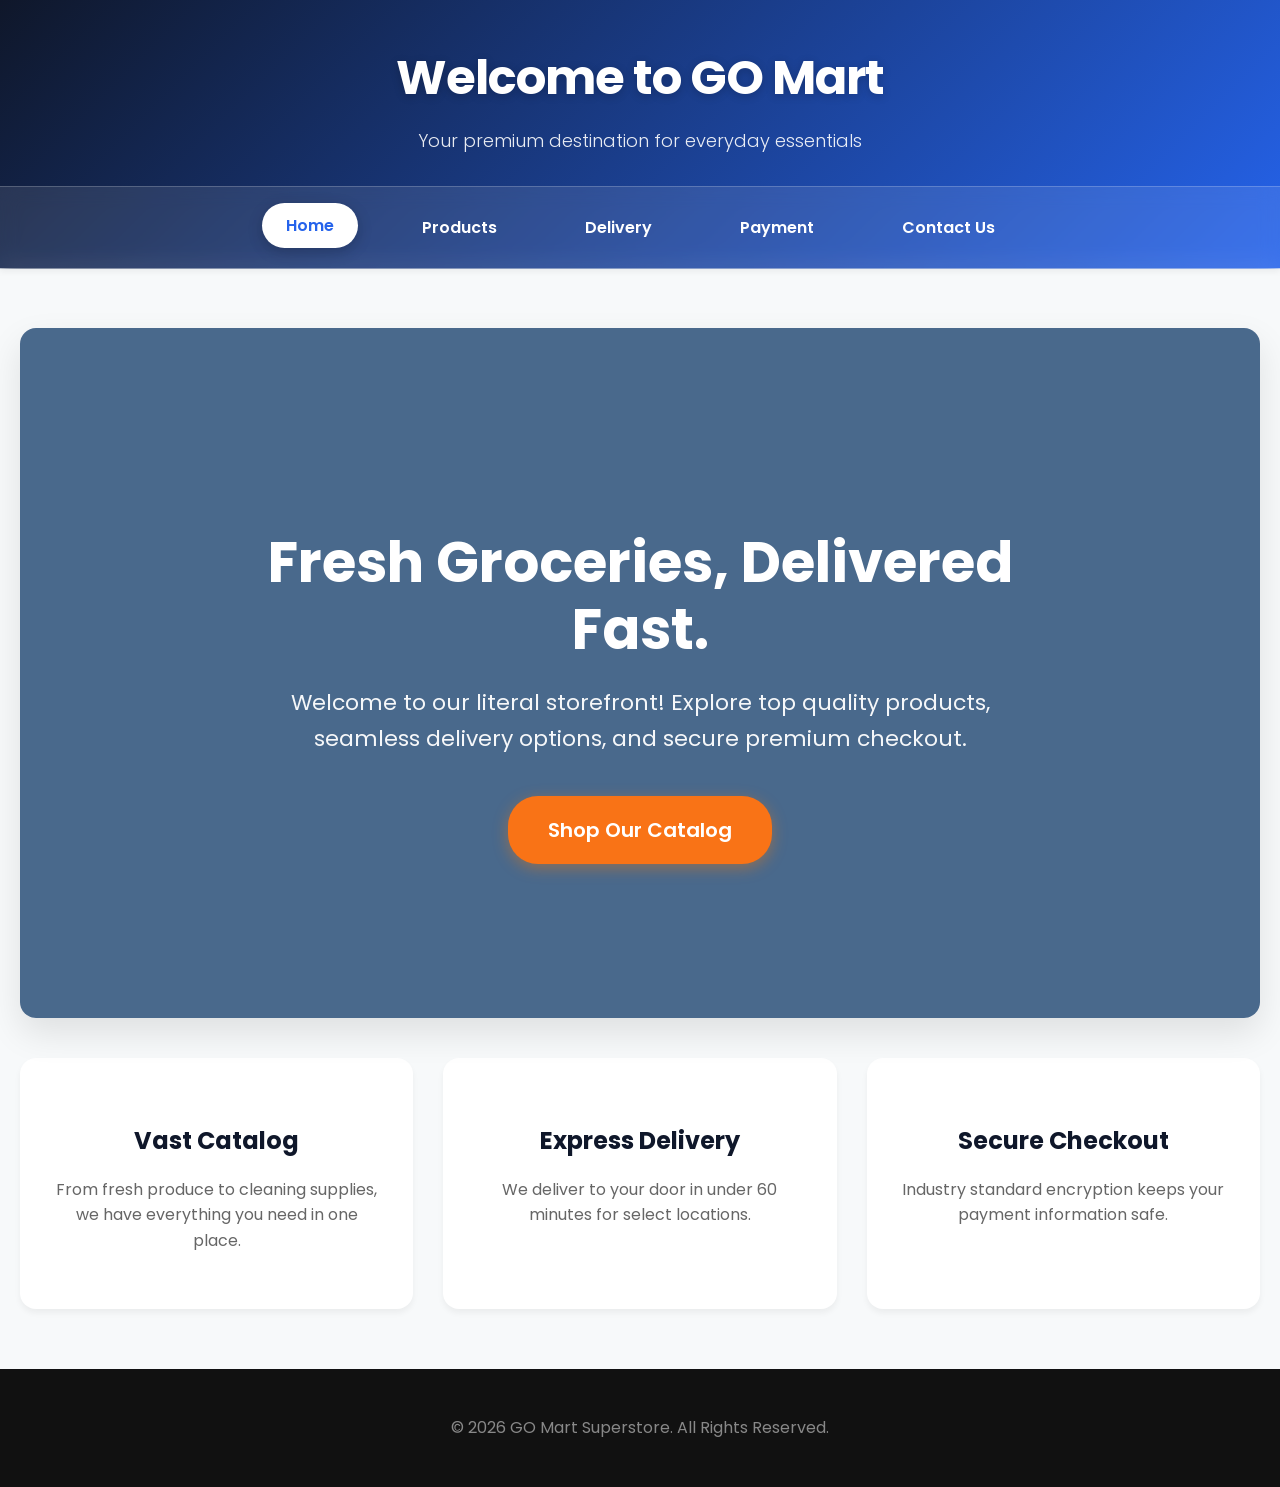
<file: index.html>
<!DOCTYPE html>
<html lang="en">
<head>
    <meta charset="UTF-8">
    <meta name="viewport" content="width=device-width, initial-scale=1.0">
    <title>GO Mart - Superstore Home</title>
    <link rel="stylesheet" href="style.css">
</head>
<body>
    <header>
        <h1>Welcome to GO Mart</h1>
        <p>Your premium destination for everyday essentials</p>
        <nav>
            <a href="index.html" class="active">Home</a>
            <a href="products.html">Products</a>
            <a href="delivery.html">Delivery</a>
            <a href="payment.html">Payment</a>
            <a href="contact.html">Contact Us</a>
        </nav>
    </header>

    <main>
        <section class="hero">
            <div class="hero-content">
                <h2>Fresh Groceries, Delivered Fast.</h2>
                <p>Welcome to our literal storefront! Explore top quality products, seamless delivery options, and secure premium checkout.</p>
                <a href="products.html" class="btn">Shop Our Catalog</a>
            </div>
        </section>

        <section class="features">
            <div class="feature-card">
                <h3>Vast Catalog</h3>
                <p>From fresh produce to cleaning supplies, we have everything you need in one place.</p>
            </div>
            <div class="feature-card">
                <h3>Express Delivery</h3>
                <p>We deliver to your door in under 60 minutes for select locations.</p>
            </div>
            <div class="feature-card">
                <h3>Secure Checkout</h3>
                <p>Industry standard encryption keeps your payment information safe.</p>
            </div>
        </section>
    </main>

    <footer>
        <p>&copy; 2026 GO Mart Superstore. All Rights Reserved.</p>
    </footer>
</body>
</html>
</file>
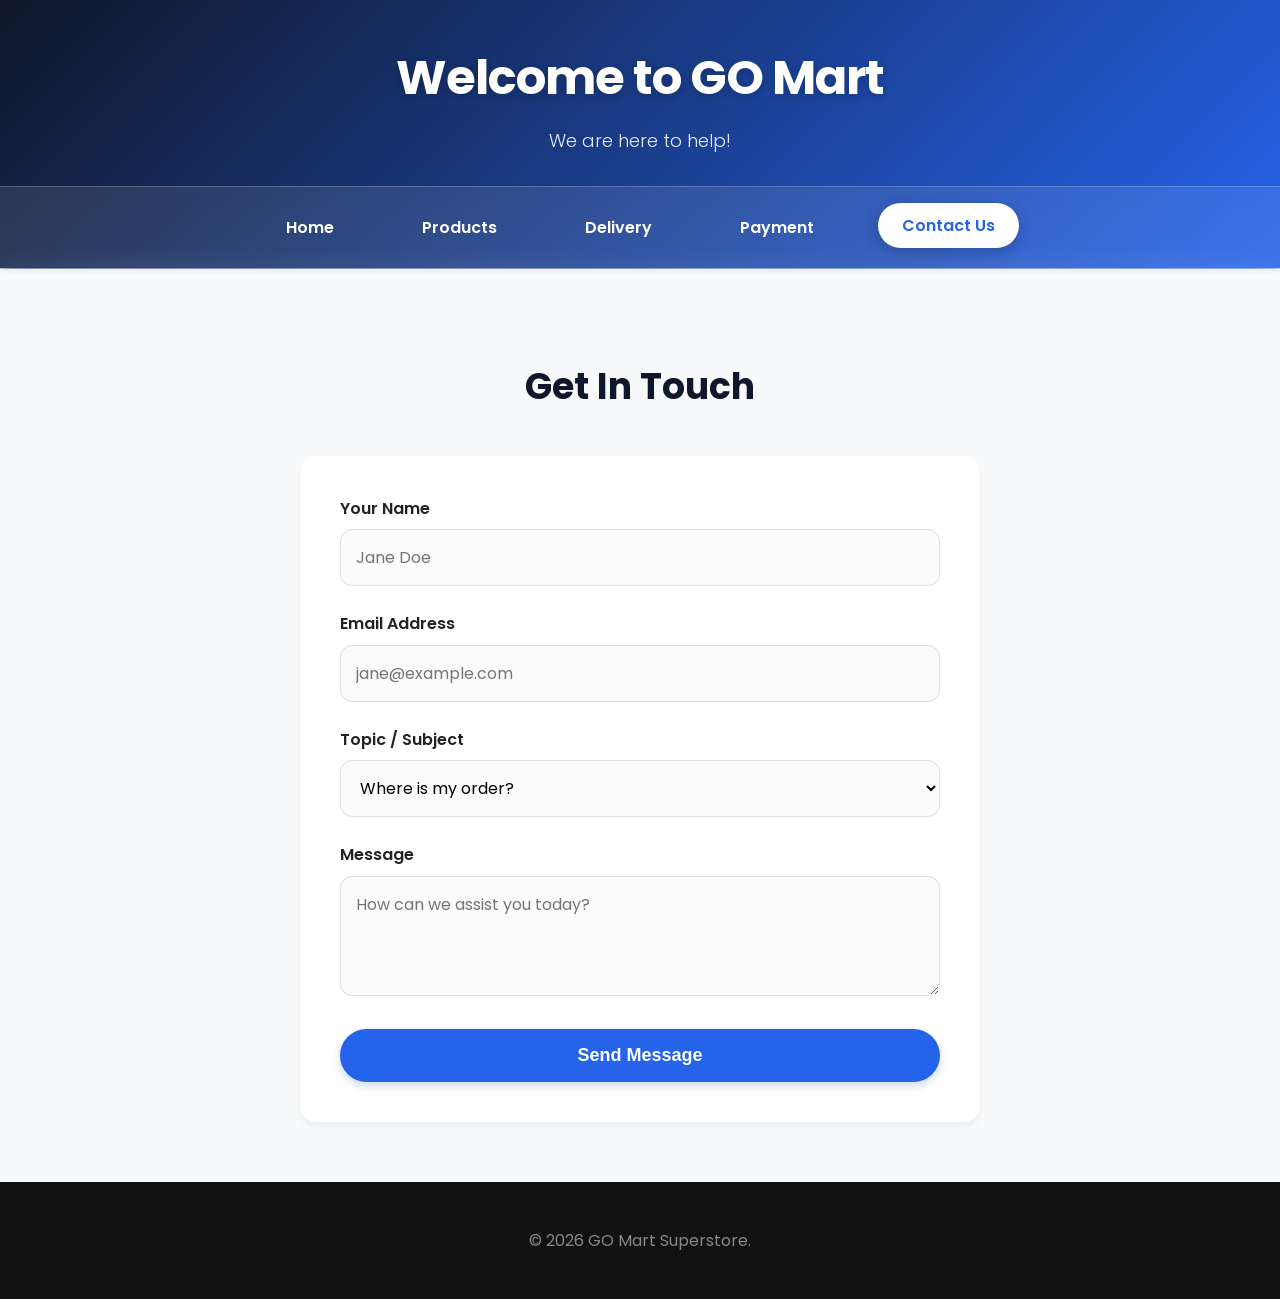
<file: contact.html>
<!DOCTYPE html>
<html lang="en">
<head>
    <meta charset="UTF-8">
    <meta name="viewport" content="width=device-width, initial-scale=1.0">
    <title>GO Mart - Help & Contact</title>
    <link rel="stylesheet" href="style.css">
</head>
<body>
    <header>
        <h1>Welcome to GO Mart</h1>
        <p>We are here to help!</p>
        <nav>
            <a href="index.html">Home</a>
            <a href="products.html">Products</a>
            <a href="delivery.html">Delivery</a>
            <a href="payment.html">Payment</a>
            <a href="contact.html" class="active">Contact Us</a>
        </nav>
    </header>

    <main>
        <h2 class="page-title">Get In Touch</h2>
        <div class="form-container">
            <form onsubmit="event.preventDefault(); alert('Message Sent! Our support team will get back to you shortly.'); this.reset();">
                <div class="input-group">
                    <label for="contactName">Your Name</label>
                    <input type="text" id="contactName" placeholder="Jane Doe" required>
                </div>
                <div class="input-group">
                    <label for="contactEmail">Email Address</label>
                    <input type="email" id="contactEmail" placeholder="jane@example.com" required>
                </div>
                <div class="input-group">
                    <label for="subject">Topic / Subject</label>
                    <select id="subject" style="border-radius: 12px; padding: 15px; border: 1px solid #ddd; width: 100%; font-family: 'Poppins', sans-serif;">
                        <option>Where is my order?</option>
                        <option>Report an issue</option>
                        <option>General Feedback</option>
                    </select>
                </div>
                <div class="input-group">
                    <label for="message">Message</label>
                    <textarea id="message" placeholder="How can we assist you today?" required></textarea>
                </div>
                <button type="submit" class="btn">Send Message</button>
            </form>
        </div>
    </main>

    <footer>
        <p>&copy; 2026 GO Mart Superstore.</p>
    </footer>
</body>
</html>
</file>
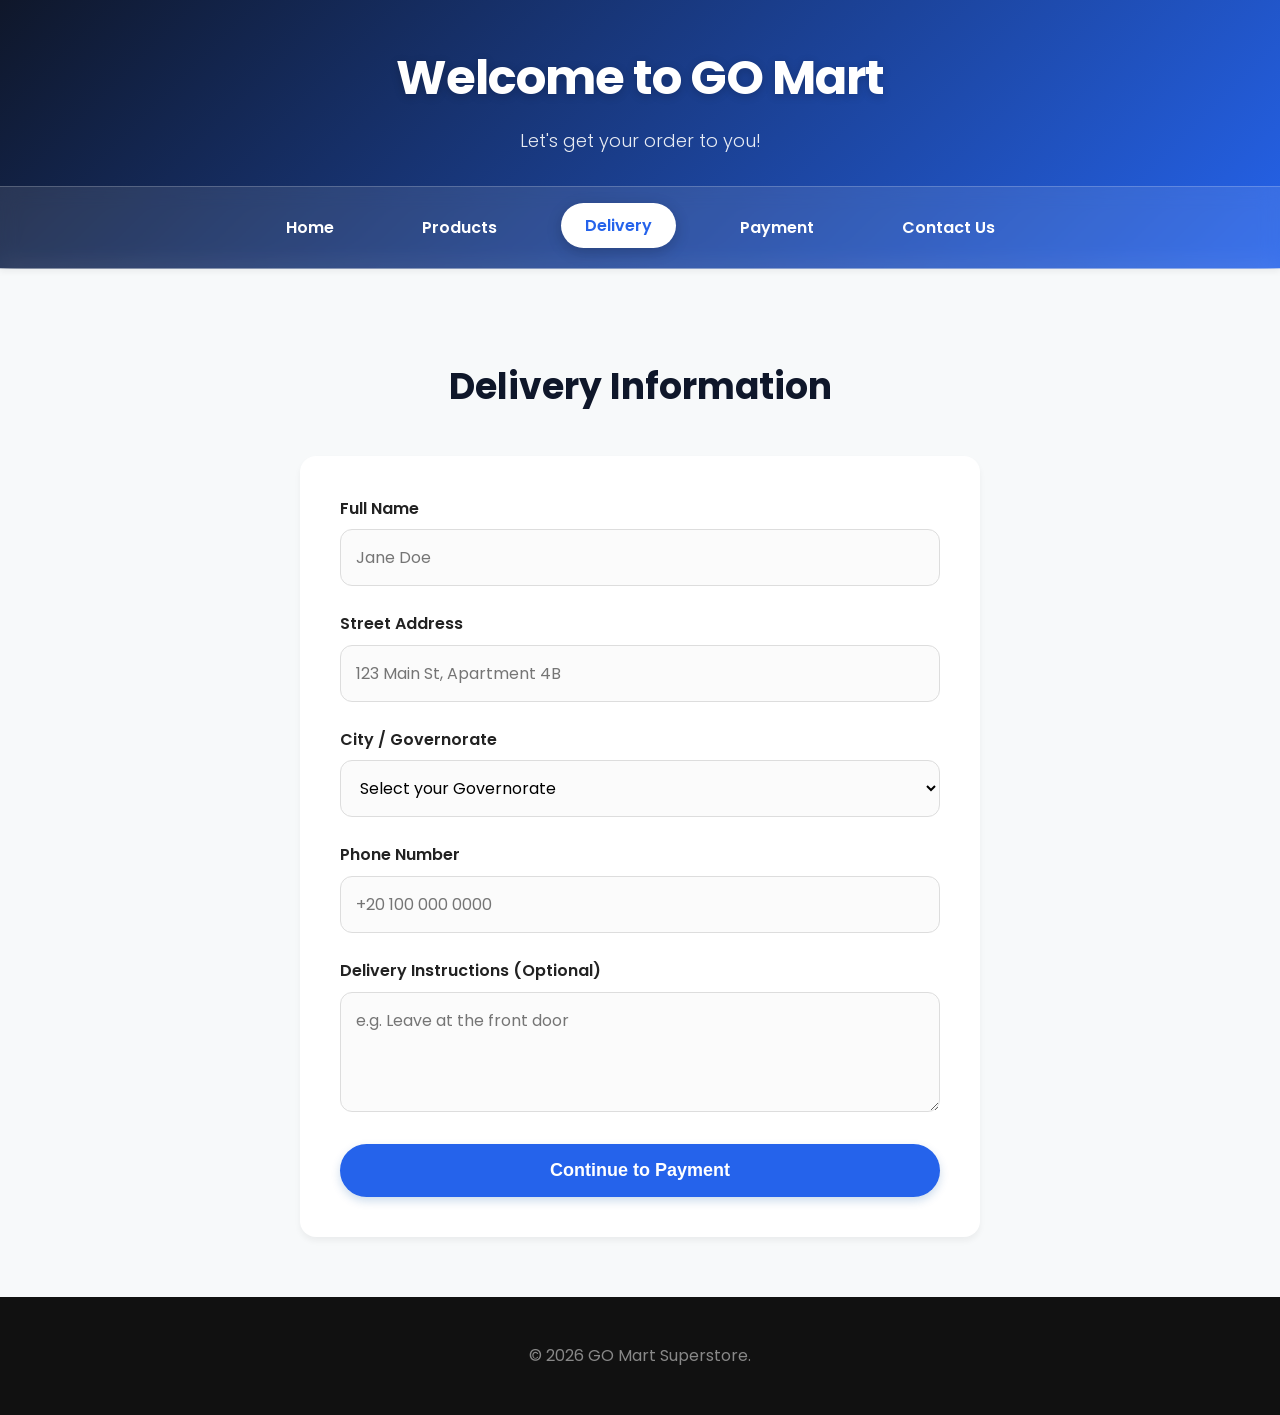
<file: delivery.html>
<!DOCTYPE html>
<html lang="en">
<head>
    <meta charset="UTF-8">
    <meta name="viewport" content="width=device-width, initial-scale=1.0">
    <title>GO Mart - Delivery Details</title>
    <link rel="stylesheet" href="style.css">
</head>
<body>
    <header>
        <h1>Welcome to GO Mart</h1>
        <p>Let's get your order to you!</p>
        <nav>
            <a href="index.html">Home</a>
            <a href="products.html">Products</a>
            <a href="delivery.html" class="active">Delivery</a>
            <a href="payment.html">Payment</a>
            <a href="contact.html">Contact Us</a>
        </nav>
    </header>

    <main>
        <h2 class="page-title">Delivery Information</h2>
        <div class="form-container">
            <form action="payment.html" onsubmit="event.preventDefault(); window.location.href='payment.html';">
                <div class="input-group">
                    <label for="fullName">Full Name</label>
                    <input type="text" id="fullName" placeholder="Jane Doe" required>
                </div>
                <div class="input-group">
                    <label for="address">Street Address</label>
                    <input type="text" id="address" placeholder="123 Main St, Apartment 4B" required>
                </div>
                <div class="input-group">
                    <label for="city">City / Governorate</label>
                    <select id="city" required>
                        <option value="" disabled selected>Select your Governorate</option>
                        <option value="Cairo">Cairo</option>
                        <option value="Giza">Giza</option>
                        <option value="Alexandria">Alexandria</option>
                        <option value="Dakahlia">Dakahlia</option>
                        <option value="Red Sea">Red Sea</option>
                        <option value="Beheira">Beheira</option>
                        <option value="Fayoum">Fayoum</option>
                        <option value="Gharbia">Gharbia</option>
                        <option value="Ismailia">Ismailia</option>
                        <option value="Menofia">Menofia</option>
                        <option value="Minya">Minya</option>
                        <option value="Qaliubiya">Qaliubiya</option>
                        <option value="New Valley">New Valley</option>
                        <option value="Suez">Suez</option>
                        <option value="Aswan">Aswan</option>
                        <option value="Assiut">Assiut</option>
                        <option value="Beni Suef">Beni Suef</option>
                        <option value="Port Said">Port Said</option>
                        <option value="Damietta">Damietta</option>
                        <option value="Sharkia">Sharkia</option>
                        <option value="South Sinai">South Sinai</option>
                        <option value="North Sinai">North Sinai</option>
                        <option value="Qena">Qena</option>
                        <option value="Kafr El Sheikh">Kafr El Sheikh</option>
                        <option value="Matrouh">Matrouh</option>
                        <option value="Luxor">Luxor</option>
                        <option value="Sohag">Sohag</option>
                    </select>
                </div>
                <div class="input-group">
                    <label for="phone">Phone Number</label>
                    <input type="tel" id="phone" placeholder="+20 100 000 0000" required>
                </div>
                <div class="input-group">
                    <label for="notes">Delivery Instructions (Optional)</label>
                    <textarea id="notes" placeholder="e.g. Leave at the front door"></textarea>
                </div>
                <button type="submit" class="btn">Continue to Payment</button>
            </form>
        </div>
    </main>

    <footer>
        <p>&copy; 2026 GO Mart Superstore.</p>
    </footer>
</body>
</html>
</file>
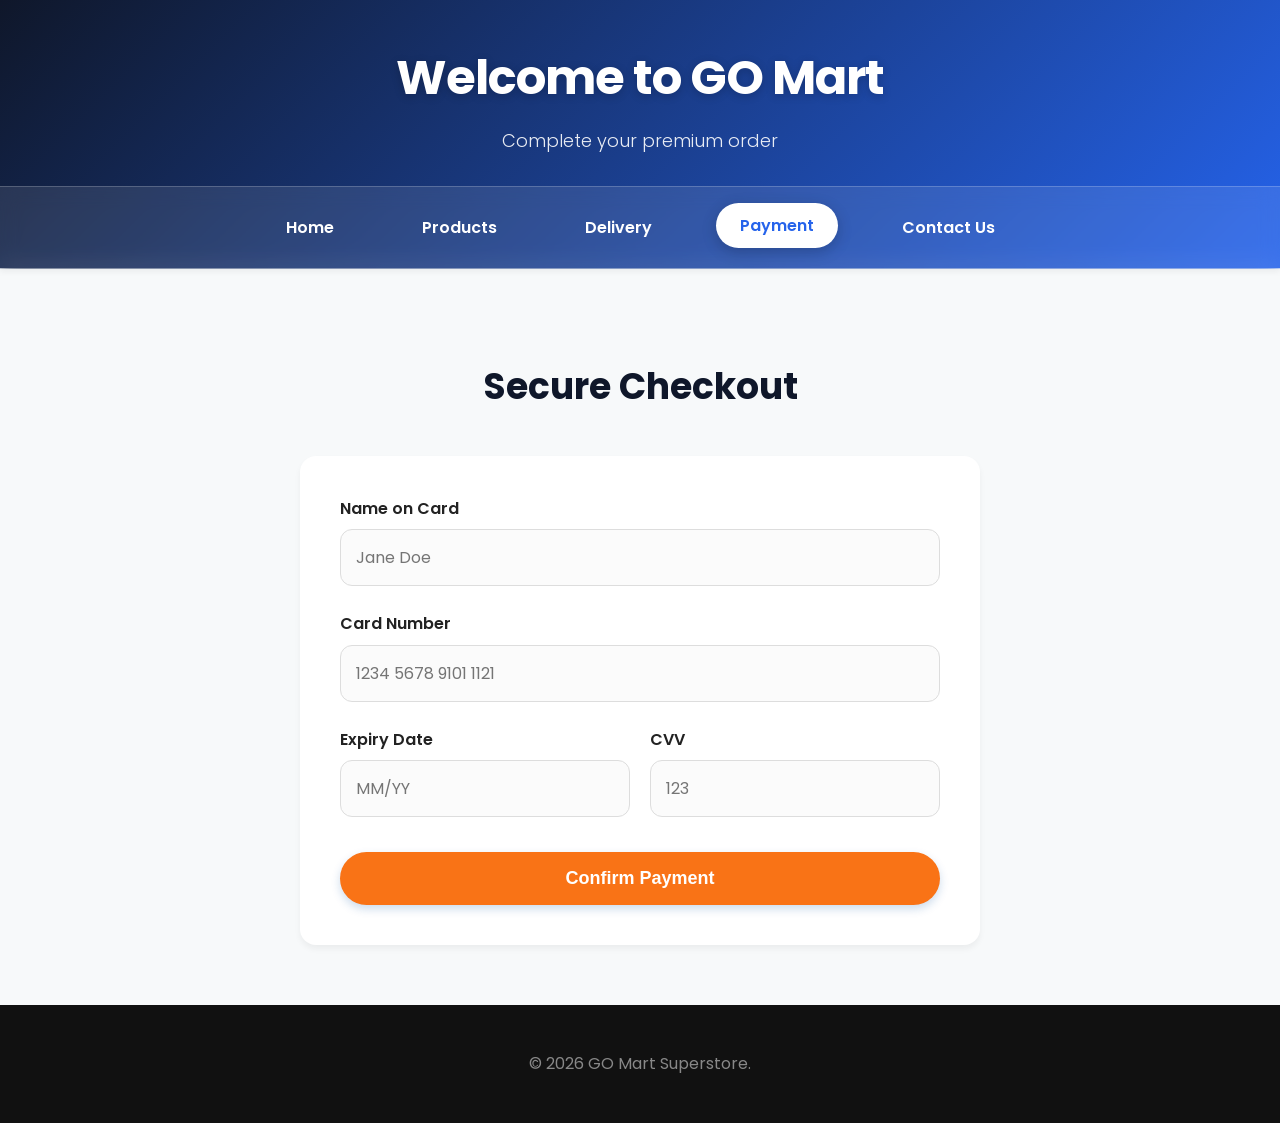
<file: payment.html>
<!DOCTYPE html>
<html lang="en">
<head>
    <meta charset="UTF-8">
    <meta name="viewport" content="width=device-width, initial-scale=1.0">
    <title>GO Mart - Secure Payment</title>
    <link rel="stylesheet" href="style.css">
</head>
<body>
    <header>
        <h1>Welcome to GO Mart</h1>
        <p>Complete your premium order</p>
        <nav>
            <a href="index.html">Home</a>
            <a href="products.html">Products</a>
            <a href="delivery.html">Delivery</a>
            <a href="payment.html" class="active">Payment</a>
            <a href="contact.html">Contact Us</a>
        </nav>
    </header>

    <main>
        <h2 class="page-title">Secure Checkout</h2>
        <div class="form-container">
            <form action="index.html" onsubmit="event.preventDefault(); alert('Payment Successful! Thank you for ordering from GO Mart!'); window.location.href='index.html';">
                <div class="input-group">
                    <label for="cardName">Name on Card</label>
                    <input type="text" id="cardName" placeholder="Jane Doe" required>
                </div>
                <div class="input-group">
                    <label for="cardNumber">Card Number</label>
                    <input type="text" id="cardNumber" placeholder="1234 5678 9101 1121" required>
                </div>
                <div style="display: flex; gap: 20px;">
                    <div class="input-group" style="flex: 1;">
                        <label for="expiry">Expiry Date</label>
                        <input type="text" id="expiry" placeholder="MM/YY" required>
                    </div>
                    <div class="input-group" style="flex: 1;">
                        <label for="cvv">CVV</label>
                        <input type="password" id="cvv" placeholder="123" required>
                    </div>
                </div>
                <button type="submit" class="btn" style="background: var(--accent); margin-top: 10px;">Confirm Payment</button>
            </form>
        </div>
    </main>

    <footer>
        <p>&copy; 2026 GO Mart Superstore.</p>
    </footer>
</body>
</html>
</file>
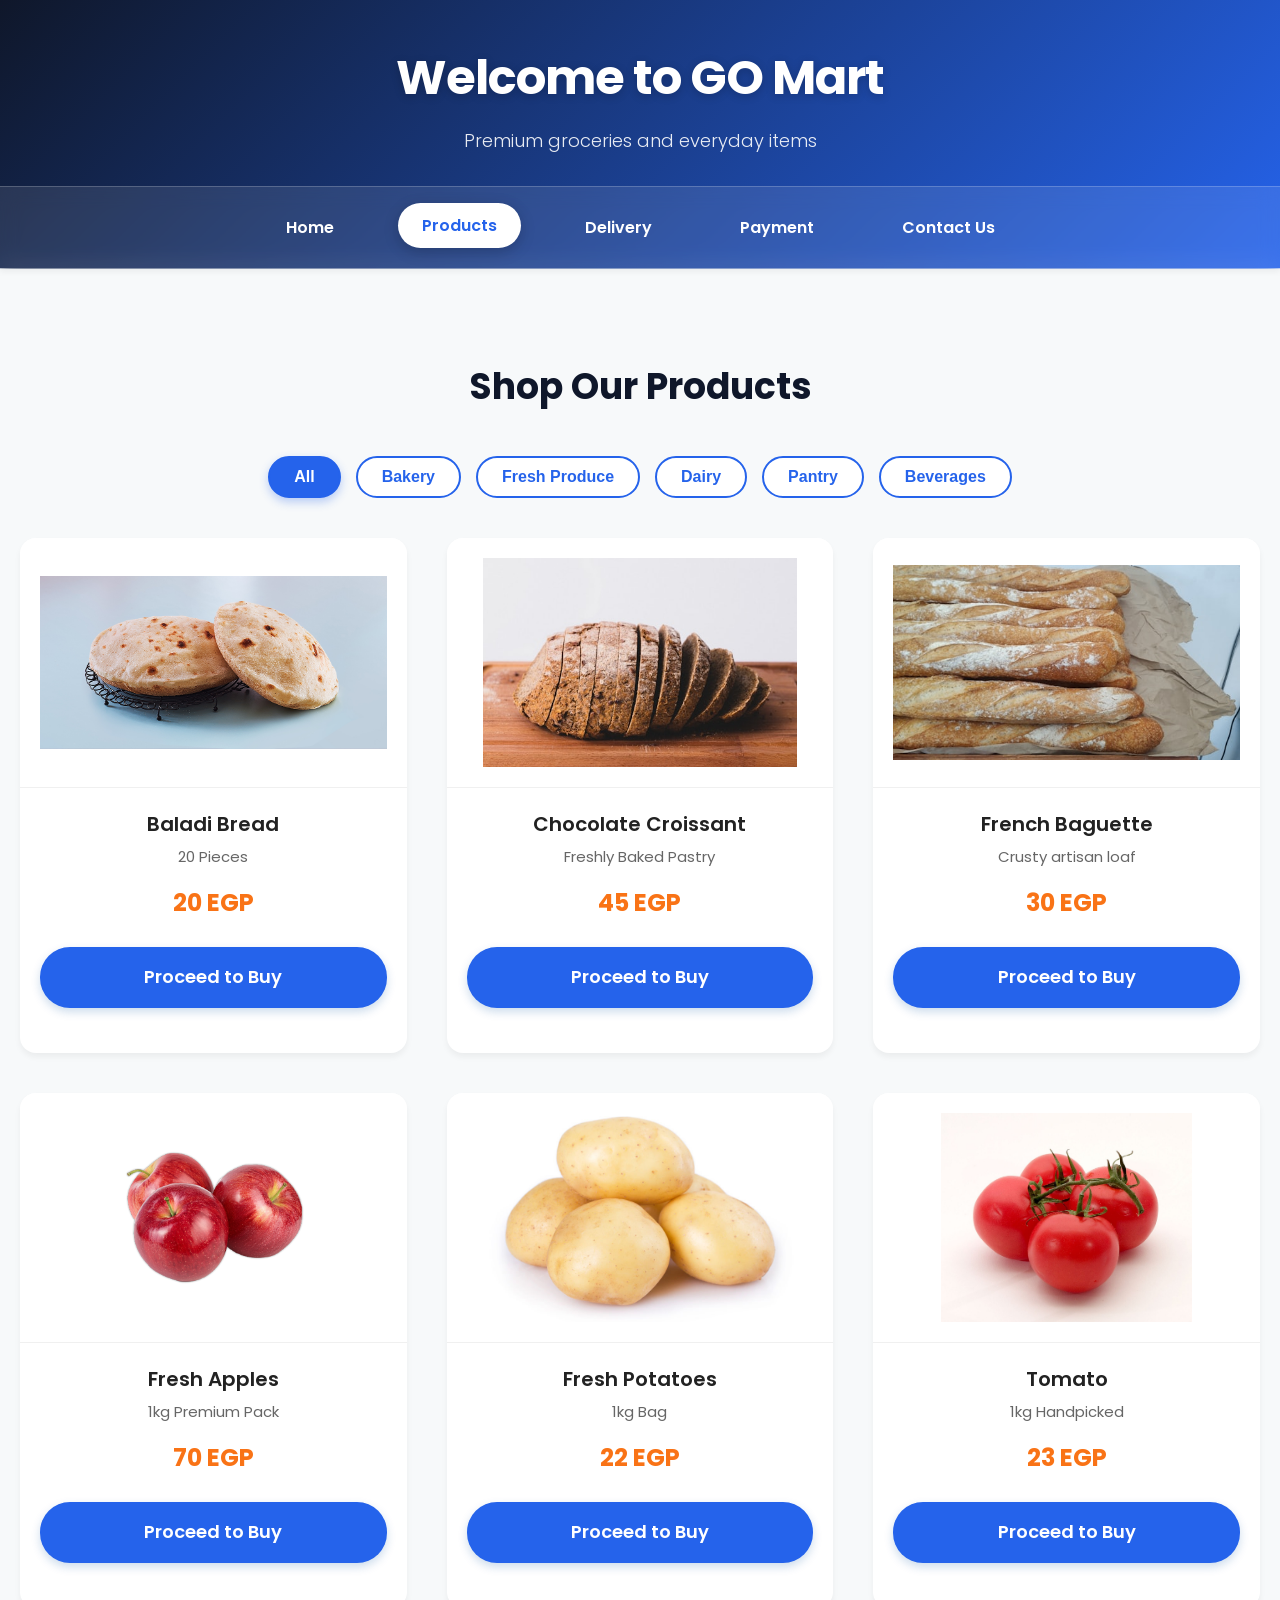
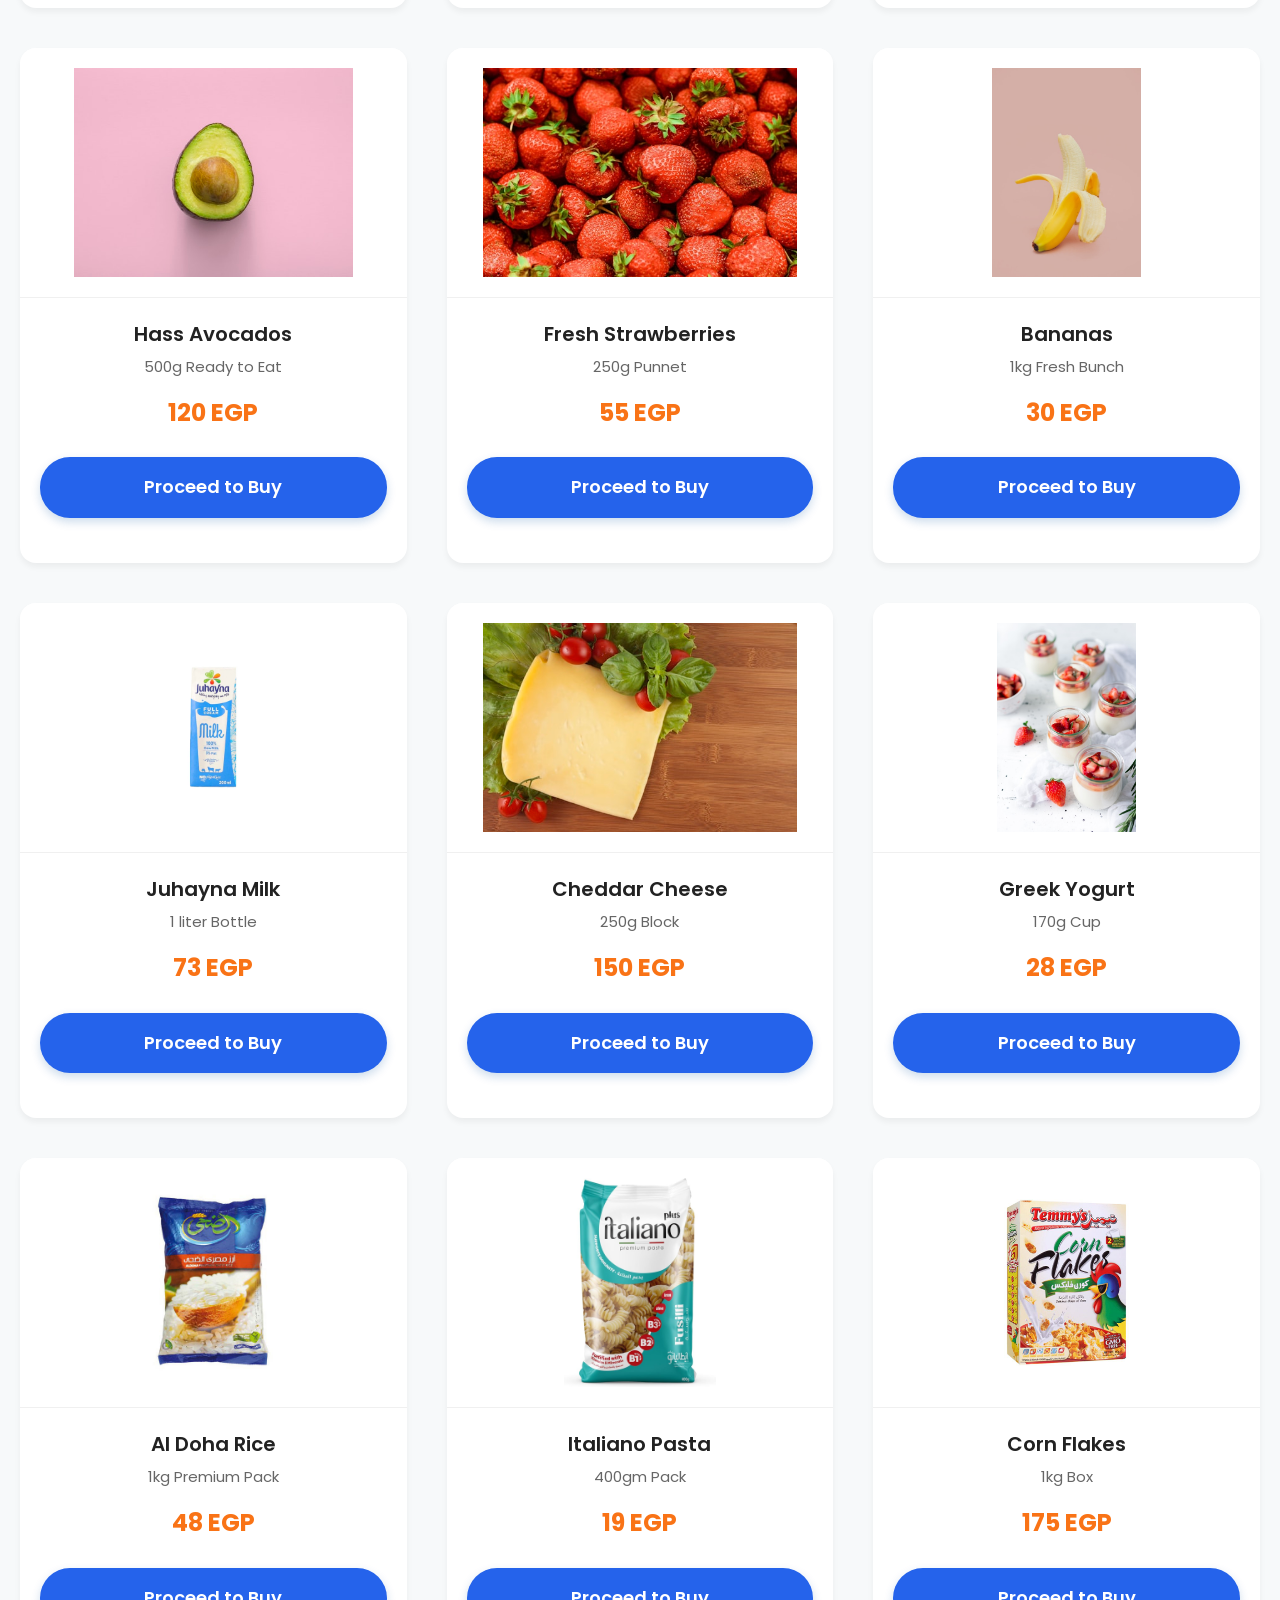
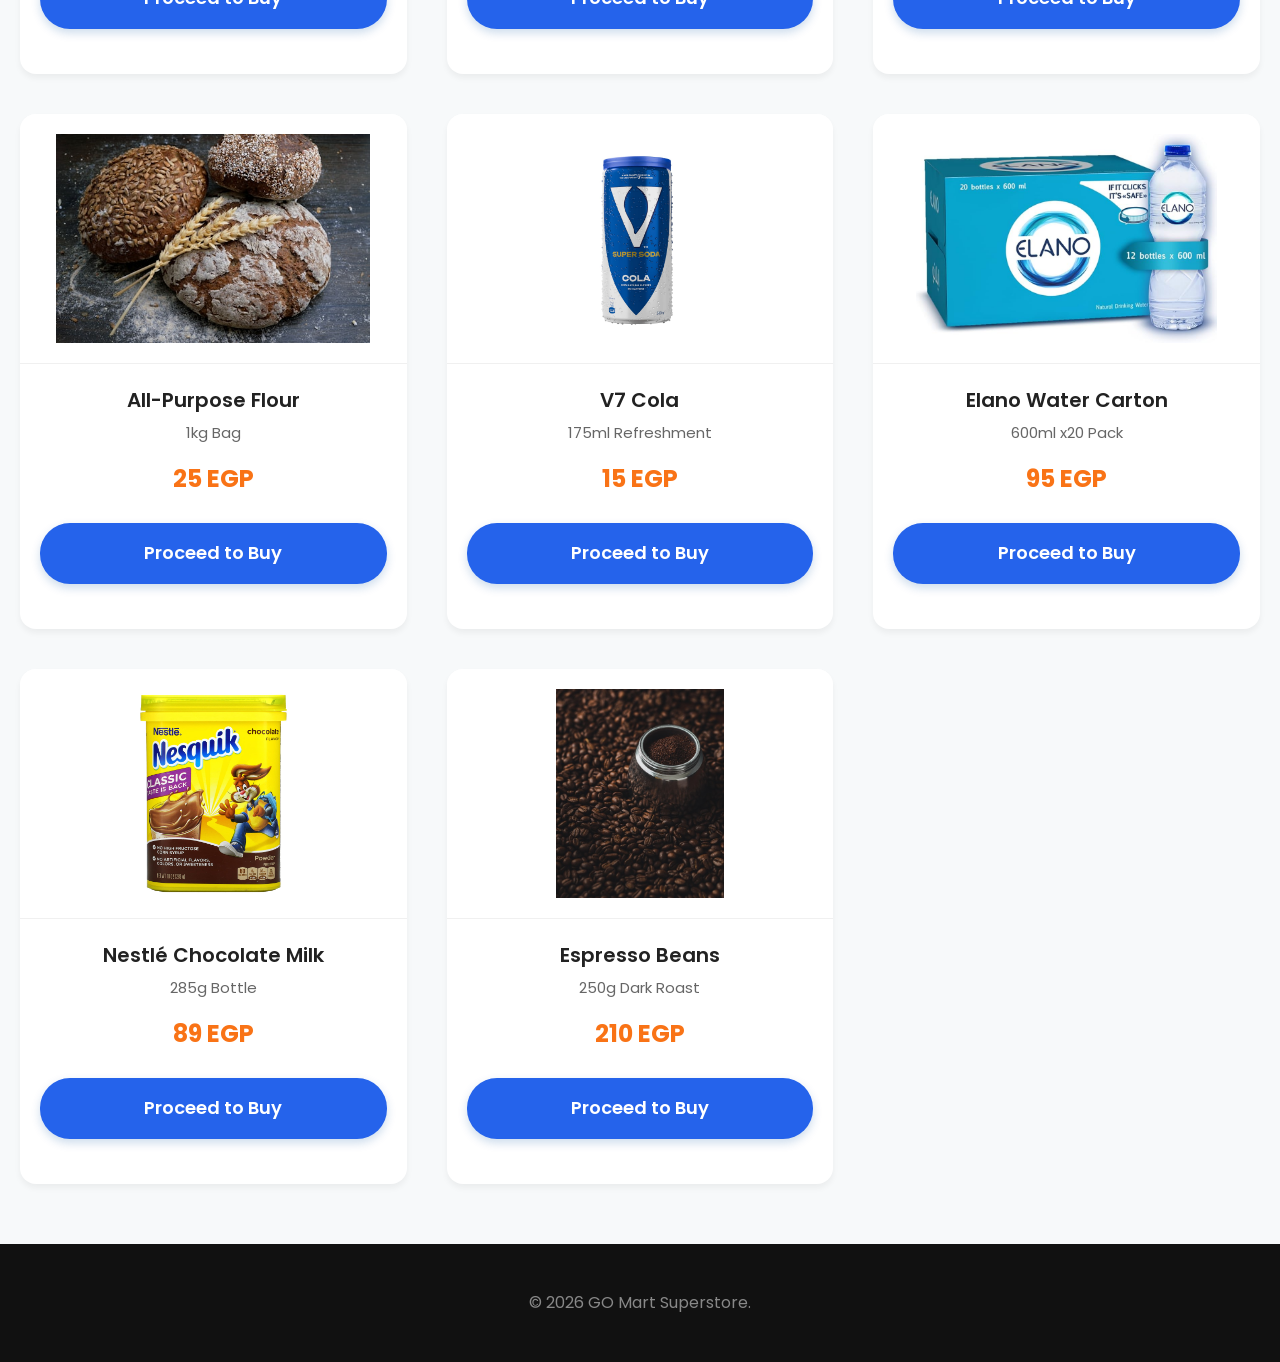
<file: products.html>
<!DOCTYPE html>
<html lang="en">
<head>
    <meta charset="UTF-8">
    <meta name="viewport" content="width=device-width, initial-scale=1.0">
    <title>GO Mart - Products & Categories</title>
    <link rel="stylesheet" href="style.css">
    <style>
        .category-filter {
            display: flex;
            justify-content: center;
            gap: 15px;
            margin-bottom: 40px;
            flex-wrap: wrap;
        }
        .filter-btn {
            background: white;
            border: 2px solid var(--primary);
            color: var(--primary);
            padding: 10px 24px;
            border-radius: 30px;
            font-size: 16px;
            font-weight: 600;
            cursor: pointer;
            transition: var(--transition);
        }
        .filter-btn:hover, .filter-btn.active {
            background: var(--primary);
            color: white;
            box-shadow: 0 4px 10px rgba(37, 99, 235, 0.3);
        }
        .product.hidden {
            display: none !important;
        }
    </style>
</head>
<body>
    <header>
        <h1>Welcome to GO Mart</h1>
        <p>Premium groceries and everyday items</p>
        <nav>
            <a href="index.html">Home</a>
            <a href="products.html" class="active">Products</a>
            <a href="delivery.html">Delivery</a>
            <a href="payment.html">Payment</a>
            <a href="contact.html">Contact Us</a>
        </nav>
    </header>

    <main>
        <h2 class="page-title">Shop Our Products</h2>
        
        <div class="category-filter">
            <button class="filter-btn active" data-filter="all">All</button>
            <button class="filter-btn" data-filter="bakery">Bakery</button>
            <button class="filter-btn" data-filter="produce">Fresh Produce</button>
            <button class="filter-btn" data-filter="dairy">Dairy</button>
            <button class="filter-btn" data-filter="pantry">Pantry</button>
            <button class="filter-btn" data-filter="beverages">Beverages</button>
        </div>

        <div class="product-container" id="product-grid">
            
            <!-- Bakery -->
            <div class="product" data-category="bakery">
                <img src="assets/baladi_bread.jpg" alt="Baladi Bread">
                <div class="product-content">
                    <h3 class="title">Baladi Bread</h3>
                    <p class="desc">20 Pieces</p>
                    <h3 class="price">20 EGP</h3>
                    <a href="delivery.html" class="btn">Proceed to Buy</a>
                </div>
            </div>
            <div class="product" data-category="bakery">
                <img src="assets/croissant.jpg" alt="Chocolate Croissant">
                <div class="product-content">
                    <h3 class="title">Chocolate Croissant</h3>
                    <p class="desc">Freshly Baked Pastry</p>
                    <h3 class="price">45 EGP</h3>
                    <a href="delivery.html" class="btn">Proceed to Buy</a>
                </div>
            </div>
            <div class="product" data-category="bakery">
                <img src="assets/baguette.jpg" alt="Baguette">
                <div class="product-content">
                    <h3 class="title">French Baguette</h3>
                    <p class="desc">Crusty artisan loaf</p>
                    <h3 class="price">30 EGP</h3>
                    <a href="delivery.html" class="btn">Proceed to Buy</a>
                </div>
            </div>

            <!-- Produce -->
            <div class="product" data-category="produce">
                <img src="assets/apple.png" alt="Apple">
                <div class="product-content">
                    <h3 class="title">Fresh Apples</h3>
                    <p class="desc">1kg Premium Pack</p>
                    <h3 class="price">70 EGP</h3>
                    <a href="delivery.html" class="btn">Proceed to Buy</a>
                </div>
            </div>
            <div class="product" data-category="produce">
                <img src="assets/potato.jpg" alt="Potato">
                <div class="product-content">
                    <h3 class="title">Fresh Potatoes</h3>
                    <p class="desc">1kg Bag</p>
                    <h3 class="price">22 EGP</h3>
                    <a href="delivery.html" class="btn">Proceed to Buy</a>
                </div>
            </div>
            <div class="product" data-category="produce">
                <img src="assets/tomato.jpg" alt="Tomato">
                <div class="product-content">
                    <h3 class="title">Tomato</h3>
                    <p class="desc">1kg Handpicked</p>
                    <h3 class="price">23 EGP</h3>
                    <a href="delivery.html" class="btn">Proceed to Buy</a>
                </div>
            </div>
            <div class="product" data-category="produce">
                <img src="assets/avocado.jpg" alt="Avocado">
                <div class="product-content">
                    <h3 class="title">Hass Avocados</h3>
                    <p class="desc">500g Ready to Eat</p>
                    <h3 class="price">120 EGP</h3>
                    <a href="delivery.html" class="btn">Proceed to Buy</a>
                </div>
            </div>
            <div class="product" data-category="produce">
                <img src="assets/strawberries.jpg" alt="Strawberries">
                <div class="product-content">
                    <h3 class="title">Fresh Strawberries</h3>
                    <p class="desc">250g Punnet</p>
                    <h3 class="price">55 EGP</h3>
                    <a href="delivery.html" class="btn">Proceed to Buy</a>
                </div>
            </div>
            <div class="product" data-category="produce">
                <img src="assets/bananas.jpg" alt="Bananas">
                <div class="product-content">
                    <h3 class="title">Bananas</h3>
                    <p class="desc">1kg Fresh Bunch</p>
                    <h3 class="price">30 EGP</h3>
                    <a href="delivery.html" class="btn">Proceed to Buy</a>
                </div>
            </div>

            <!-- Dairy & Eggs -->
            <div class="product" data-category="dairy">
                <img src="assets/milk.jpg" alt="Milk">
                <div class="product-content">
                    <h3 class="title">Juhayna Milk</h3>
                    <p class="desc">1 liter Bottle</p>
                    <h3 class="price">73 EGP</h3>
                    <a href="delivery.html" class="btn">Proceed to Buy</a>
                </div>
            </div>
            <div class="product" data-category="dairy">
                <img src="assets/cheddar.jpg" alt="Cheese">
                <div class="product-content">
                    <h3 class="title">Cheddar Cheese</h3>
                    <p class="desc">250g Block</p>
                    <h3 class="price">150 EGP</h3>
                    <a href="delivery.html" class="btn">Proceed to Buy</a>
                </div>
            </div>
            <div class="product" data-category="dairy">
                <img src="assets/yogurt.jpg" alt="Greek Yogurt">
                <div class="product-content">
                    <h3 class="title">Greek Yogurt</h3>
                    <p class="desc">170g Cup</p>
                    <h3 class="price">28 EGP</h3>
                    <a href="delivery.html" class="btn">Proceed to Buy</a>
                </div>
            </div>

            <!-- Pantry -->
            <div class="product" data-category="pantry">
                <img src="assets/rice.jpg" alt="Rice">
                <div class="product-content">
                    <h3 class="title">Al Doha Rice</h3>
                    <p class="desc">1kg Premium Pack</p>
                    <h3 class="price">48 EGP</h3>
                    <a href="delivery.html" class="btn">Proceed to Buy</a>
                </div>
            </div>
            <div class="product" data-category="pantry">
                <img src="assets/pasta.jpg" alt="Pasta">
                <div class="product-content">
                    <h3 class="title">Italiano Pasta</h3>
                    <p class="desc">400gm Pack</p>
                    <h3 class="price">19 EGP</h3>
                    <a href="delivery.html" class="btn">Proceed to Buy</a>
                </div>
            </div>
            <div class="product" data-category="pantry">
                <img src="assets/cornflakes.jpg" alt="Corn Flakes">
                <div class="product-content">
                    <h3 class="title">Corn Flakes</h3>
                    <p class="desc">1kg Box</p>
                    <h3 class="price">175 EGP</h3>
                    <a href="delivery.html" class="btn">Proceed to Buy</a>
                </div>
            </div>
            <div class="product" data-category="pantry">
                <img src="assets/flour.jpg" alt="Flour">
                <div class="product-content">
                    <h3 class="title">All-Purpose Flour</h3>
                    <p class="desc">1kg Bag</p>
                    <h3 class="price">25 EGP</h3>
                    <a href="delivery.html" class="btn">Proceed to Buy</a>
                </div>
            </div>

            <!-- Beverages -->
            <div class="product" data-category="beverages">
                <img src="assets/cola.jpg" alt="V7 Cola">
                <div class="product-content">
                    <h3 class="title">V7 Cola</h3>
                    <p class="desc">175ml Refreshment</p>
                    <h3 class="price">15 EGP</h3>
                    <a href="delivery.html" class="btn">Proceed to Buy</a>
                </div>
            </div>
            <div class="product" data-category="beverages">
                <img src="assets/water.jpg" alt="Water">
                <div class="product-content">
                    <h3 class="title">Elano Water Carton</h3>
                    <p class="desc">600ml x20 Pack</p>
                    <h3 class="price">95 EGP</h3>
                    <a href="delivery.html" class="btn">Proceed to Buy</a>
                </div>
            </div>
            <div class="product" data-category="beverages">
                <img src="assets/chocomilk.jpg" alt="Chocolate Milk">
                <div class="product-content">
                    <h3 class="title">Nestlé Chocolate Milk</h3>
                    <p class="desc">285g Bottle</p>
                    <h3 class="price">89 EGP</h3>
                    <a href="delivery.html" class="btn">Proceed to Buy</a>
                </div>
            </div>
            <div class="product" data-category="beverages">
                <img src="assets/coffee.jpg" alt="Coffee Beans">
                <div class="product-content">
                    <h3 class="title">Espresso Beans</h3>
                    <p class="desc">250g Dark Roast</p>
                    <h3 class="price">210 EGP</h3>
                    <a href="delivery.html" class="btn">Proceed to Buy</a>
                </div>
            </div>

        </div>
    </main>

    <footer>
        <p>&copy; 2026 GO Mart Superstore.</p>
    </footer>

    <script>
        const buttons = document.querySelectorAll('.filter-btn');
        const products = document.querySelectorAll('.product');

        buttons.forEach(button => {
            button.addEventListener('click', () => {
                buttons.forEach(btn => btn.classList.remove('active'));
                button.classList.add('active');
                const filter = button.getAttribute('data-filter');

                products.forEach(product => {
                    if(filter === 'all' || product.getAttribute('data-category') === filter) {
                        product.classList.remove('hidden');
                    } else {
                        product.classList.add('hidden');
                    }
                });
            });
        });
    </script>
</body>
</html>
</file>
<file: style.css>
/* Premium CSS for GO Mart / Superstore */
@import url('https://fonts.googleapis.com/css2?family=Poppins:wght@300;400;600;700&display=swap');

:root {
    --primary: #2563EB;
    --primary-light: #3B82F6;
    --primary-dark: #0F172A;
    --accent: #F97316;
    --bg-color: #f7f9fa;
    --card-bg: #ffffff;
    --text-main: #222222;
    --text-muted: #666666;
    --border-radius: 16px;
    --shadow-sm: 0 4px 6px rgba(0, 0, 0, 0.05);
    --shadow-lg: 0 15px 35px rgba(0, 0, 0, 0.1);
    --transition: all 0.3s cubic-bezier(0.25, 0.8, 0.25, 1);
}

body {
    font-family: 'Poppins', sans-serif;
    margin: 0;
    padding: 0;
    background-color: var(--bg-color);
    color: var(--text-main);
    line-height: 1.6;
    overflow-x: hidden;
    display: flex;
    flex-direction: column;
    min-height: 100vh;
}

header {
    background: linear-gradient(135deg, var(--primary-dark) 0%, var(--primary) 100%);
    color: white;
    padding: 40px 0 0;
    text-align: center;
    box-shadow: var(--shadow-sm);
}

header h1 {
    margin: 0;
    font-size: 48px;
    font-weight: 700;
    letter-spacing: -1px;
    text-shadow: 0 2px 10px rgba(0,0,0,0.2);
}

header p {
    font-size: 18px;
    font-weight: 300;
    opacity: 0.9;
    margin: 10px 0 30px;
}

nav {
    text-align: center;
    background: rgba(255, 255, 255, 0.1);
    backdrop-filter: blur(10px);
    padding: 18px 5%;
    border-top: 1px solid rgba(255, 255, 255, 0.2);
    display: flex;
    justify-content: center;
    flex-wrap: wrap;
    gap: 40px;
    width: 100%;
    box-sizing: border-box;
}

nav a {
    color: white;
    font-size: 16px;
    font-weight: 600;
    text-decoration: none;
    padding: 10px 24px;
    border-radius: 30px;
    transition: var(--transition);
}

nav a:hover, nav a.active {
    background: white;
    color: var(--primary);
    transform: translateY(-2px);
    box-shadow: 0 4px 15px rgba(0, 0, 0, 0.2);
}

/* Base Main Layout */
main {
    flex: 1;
    padding: 60px 20px;
    max-width: 1400px;
    margin: 0 auto;
    width: 100%;
    box-sizing: border-box;
}

/* Typography elements */
h2.page-title {
    text-align: center;
    font-size: 36px;
    color: var(--primary-dark);
    margin-bottom: 40px;
    font-weight: 700;
}

/* Forms (Delivery, Payment, Contact) */
.form-container {
    max-width: 600px;
    margin: 0 auto;
    background: var(--card-bg);
    padding: 40px;
    border-radius: var(--border-radius);
    box-shadow: var(--shadow-sm);
    transition: var(--transition);
}
.form-container:hover {
    box-shadow: var(--shadow-lg);
}

.input-group {
    margin-bottom: 25px;
    text-align: left;
}
.input-group label {
    display: block;
    margin-bottom: 8px;
    font-weight: 600;
    color: var(--text-main);
}
.input-group input, .input-group select, .input-group textarea {
    width: 100%;
    padding: 15px;
    border: 1px solid #ddd;
    border-radius: 12px;
    font-family: 'Poppins', sans-serif;
    font-size: 16px;
    box-sizing: border-box;
    transition: var(--transition);
    background-color: #fbfbfb;
}
.input-group input:focus, .input-group textarea:focus {
    outline: none;
    border-color: var(--primary);
    box-shadow: 0 0 0 4px rgba(0, 80, 158, 0.1);
    background-color: white;
}
.input-group textarea {
    resize: vertical;
    min-height: 120px;
}

.btn {
    background: var(--primary);
    color: white;
    padding: 16px 32px;
    font-size: 18px;
    font-weight: 600;
    border: none;
    border-radius: 30px;
    cursor: pointer;
    transition: var(--transition);
    box-shadow: 0 4px 10px rgba(0, 80, 158, 0.2);
    display: inline-block;
    text-decoration: none;
    text-align: center;
    width: 100%;
    box-sizing: border-box;
}
.btn:hover {
    background: var(--primary-light);
    transform: translateY(-2px);
    box-shadow: 0 6px 20px rgba(51, 136, 255, 0.4);
}

/* Hero Section (Landing Page) */
.hero {
    text-align: center;
    padding: 120px 20px;
    background: url('https://images.unsplash.com/photo-1542838132-92c53300491e?auto=format&fit=crop&q=80&w=2600') center/cover no-repeat;
    border-radius: var(--border-radius);
    position: relative;
    overflow: hidden;
    color: white;
    box-shadow: var(--shadow-lg);
    margin-bottom: 40px;
    display: flex;
    flex-direction: column;
    align-items: center;
    justify-content: center;
    min-height: 450px;
}
.hero::before {
    content: '';
    position: absolute;
    top: 0; left: 0; right: 0; bottom: 0;
    background: rgba(0, 45, 94, 0.7);
    z-index: 1;
}
.hero-content {
    position: relative;
    z-index: 2;
    max-width: 800px;
}
.hero h2 {
    font-size: 56px;
    font-weight: 700;
    margin-bottom: 20px;
    line-height: 1.2;
}
.hero p {
    font-size: 22px;
    margin-bottom: 40px;
    opacity: 0.95;
}
.hero .btn {
    width: auto;
    padding: 18px 40px;
    font-size: 20px;
    background: var(--accent);
    box-shadow: 0 4px 15px rgba(255, 123, 0, 0.4);
}
.hero .btn:hover {
    background: #ff9533;
    box-shadow: 0 8px 25px rgba(255, 123, 0, 0.6);
}

/* Features Grid (Landing Page) */
.features {
    display: grid;
    grid-template-columns: repeat(auto-fit, minmax(300px, 1fr));
    gap: 30px;
}
.feature-card {
    background: var(--card-bg);
    padding: 40px 30px;
    border-radius: var(--border-radius);
    text-align: center;
    box-shadow: var(--shadow-sm);
    transition: var(--transition);
}
.feature-card:hover {
    transform: translateY(-8px);
    box-shadow: var(--shadow-lg);
}
.feature-card h3 {
    font-size: 24px;
    color: var(--primary-dark);
    margin-bottom: 15px;
}
.feature-card p {
    color: var(--text-muted);
}

/* Product Grid (Products Page) */
.product-container {
    display: grid;
    grid-template-columns: repeat(auto-fill, minmax(300px, 1fr));
    gap: 40px;
}
.product {
    background: var(--card-bg);
    border-radius: var(--border-radius);
    overflow: hidden;
    text-align: center;
    box-shadow: var(--shadow-sm);
    transition: var(--transition);
    padding-bottom: 25px;
    display: flex;
    flex-direction: column;
    justify-content: space-between;
}
.product:hover {
    transform: translateY(-8px);
    box-shadow: var(--shadow-lg);
}
.product img {
    width: 100%;
    height: 250px;
    object-fit: contain;
    background: white;
    border-bottom: 1px solid #f0f0f0;
    padding: 20px;
    box-sizing: border-box;
    transition: var(--transition);
}
.product:hover img {
    transform: scale(1.05);
}
.product-content {
    padding: 20px;
    flex: 1;
    display: flex;
    flex-direction: column;
}
.product h3.title {
    font-size: 20px;
    font-weight: 600;
    margin: 0 0 5px;
    color: var(--text-main);
}
.product p.desc {
    color: var(--text-muted);
    font-size: 15px;
    margin: 0 0 15px;
}
.product h3.price {
    font-size: 24px;
    color: var(--accent);
    font-weight: 700;
    margin: auto 0 25px;
}

footer {
    background: #111;
    color: #888;
    text-align: center;
    padding: 30px 20px;
    margin-top: auto;
}
footer a {
    color: var(--primary-light);
    text-decoration: none;
}
</file>
